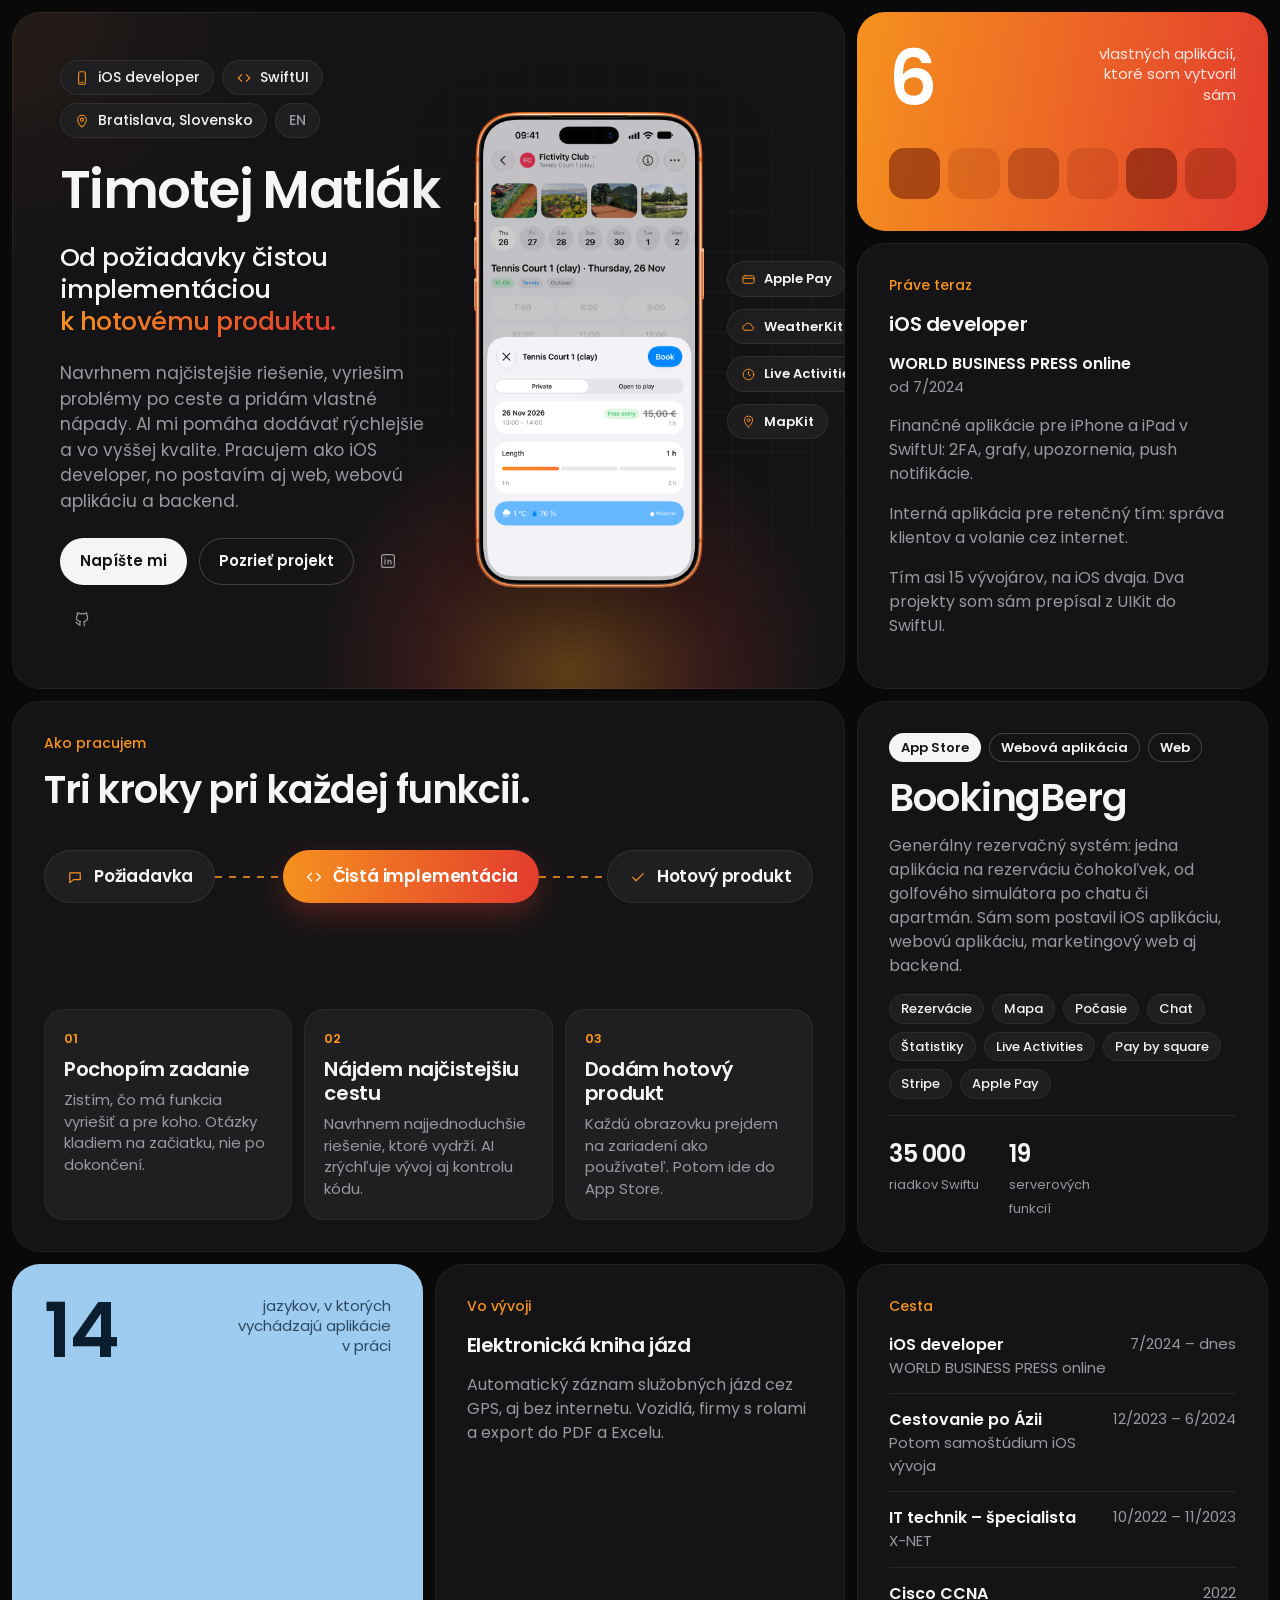
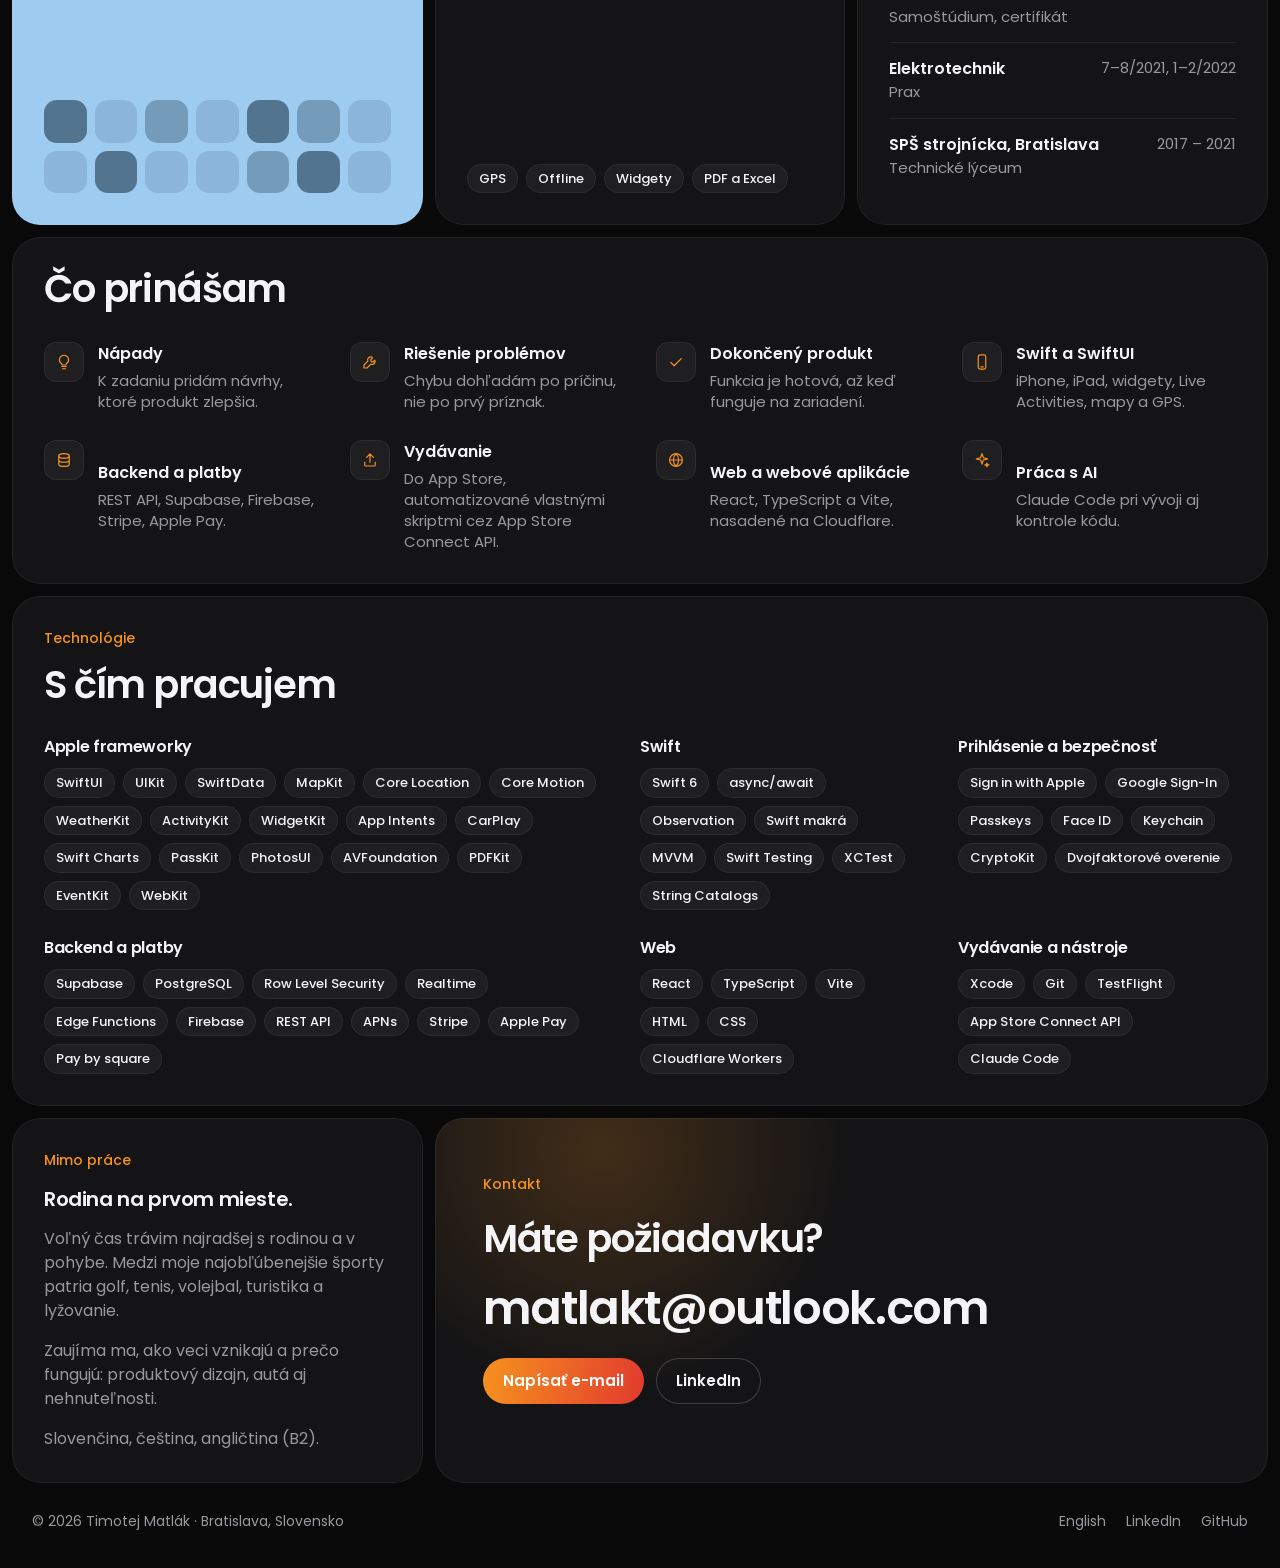
<file: index.html>
<!DOCTYPE html>
<html lang="sk" data-theme="dark">
<head>
  <meta charset="UTF-8">
  <meta name="viewport" content="width=device-width, initial-scale=1.0">
  <script>document.documentElement.classList.add("js")</script>
  <title>Timotej Matlák | iOS developer</title>
  <meta name="description" content="iOS developer zo Slovenska, ktorý postaví aj web, webovú aplikáciu a backend. Od požiadavky čistou implementáciou k hotovému produktu: finančné aplikácie, vlastný rezervačný systém a ďalšie projekty.">
  <meta name="theme-color" content="#09090a">
  <meta name="color-scheme" content="dark">
  <link rel="alternate" hreflang="sk" href="https://tim-engineer.github.io/">
  <link rel="alternate" hreflang="en" href="https://tim-engineer.github.io/en/">
  <link rel="stylesheet" href="style.css?v=22">
</head>
<body>
<main class="bento">

  <section class="tile hero c8 r2">
    <div class="hero-text">
      <div class="roles rise">
        <span><svg class="i" viewBox="0 0 24 24" aria-hidden="true"><rect x="7" y="2.5" width="10" height="19" rx="2.5"/><path d="M10.5 18.5h3"/></svg>iOS developer</span>
        <span><svg class="i" viewBox="0 0 24 24" aria-hidden="true"><path d="M8.5 7 3.5 12l5 5M15.5 7l5 5-5 5"/></svg>SwiftUI</span>
        <span><svg class="i" viewBox="0 0 24 24" aria-hidden="true"><path d="M12 21s6.5-5.600 6.500-11a6.500 6.500 0 0 0-13 0c0 5.400 6.500 11 6.500 11Z"/><circle cx="12" cy="10" r="2.300"/></svg>Bratislava, Slovensko</span>
        <a href="en/" lang="en" hreflang="en" aria-label="English">EN</a>
      </div>
      <h1 class="rise" style="--i:1">Timotej Matlák</h1>
      <p class="motto rise" style="--i:2">Od požiadavky čistou implementáciou <span class="warm">k hotovému produktu.</span></p>
      <p class="lead rise" style="--i:3">Navrhnem najčistejšie riešenie, vyriešim problémy po ceste a pridám vlastné nápady. AI mi pomáha dodávať rýchlejšie a vo vyššej kvalite. Pracujem ako iOS developer, no postavím aj web, webovú aplikáciu a backend.</p>
      <div class="actions rise" style="--i:4">
        <a class="btn" href="#kontakt">Napíšte mi</a>
        <a class="btn btn-line" href="#projekt">Pozrieť projekt</a>
        <a class="icon-link" href="https://www.linkedin.com/in/matlák/" aria-label="LinkedIn"><svg class="i" viewBox="0 0 24 24" aria-hidden="true"><rect x="3.500" y="3.500" width="17" height="17" rx="3"/><path d="M8 10.500V16M8 7.800v.1M12 16v-3a2 2 0 0 1 4 0v3M12 10.500V16"/></svg></a>
        <a class="icon-link" href="https://github.com/Tim-engineer" aria-label="GitHub"><svg class="i" viewBox="0 0 24 24" aria-hidden="true"><path d="M9.500 19c-4 1.200-4-2-5.500-2.500M15 21v-3.200a2.800 2.800 0 0 0-.8-2.200c2.700-.3 5.300-1.300 5.300-5.600a4.300 4.300 0 0 0-1.200-3 4 4 0 0 0-.1-3s-1-.3-3.200 1.200a11 11 0 0 0-5.800 0C7 3.700 6 4 6 4a4 4 0 0 0-.1 3 4.300 4.300 0 0 0-1.200 3c0 4.300 2.600 5.300 5.300 5.600a2.800 2.800 0 0 0-.8 2.200V21"/></svg></a>
      </div>
    </div>
    <div class="stage rise" style="--i:3" aria-hidden="true">
      <div class="phone"><img class="shot" src="img/phone-1.png" alt=""><img class="shot swap" src="img/phone-2.png" alt=""></div>
      <div class="chips">
      <span class="chip chip-1"><svg class="i" viewBox="0 0 24 24"><rect x="3" y="6" width="18" height="12" rx="2.500"/><path d="M3 10h18"/></svg>Apple Pay</span>
      <span class="chip chip-2"><svg class="i" viewBox="0 0 24 24"><path d="M7 18a4 4 0 0 1-.5-8 5.500 5.500 0 0 1 10.600 1.200A3.500 3.500 0 0 1 17 18H7Z"/></svg>WeatherKit</span>
      <span class="chip chip-3"><svg class="i" viewBox="0 0 24 24"><circle cx="12" cy="12" r="8.500"/><path d="M12 7.500V12l3 2"/></svg>Live Activities</span>
      <span class="chip chip-4"><svg class="i" viewBox="0 0 24 24"><path d="M12 21s6.500-5.600 6.500-11a6.500 6.500 0 0 0-13 0c0 5.400 6.500 11 6.500 11Z"/><circle cx="12" cy="10" r="2.300"/></svg>MapKit</span>
      </div>
    </div>
  </section>

  <section class="tile tile-warm c4 reveal">
    <div class="stat-head"><span class="big">6</span><p>vlastných aplikácií, ktoré som vytvoril sám</p></div>
    <div class="apps" aria-hidden="true"><span style="--n:0"></span><span style="--n:1"></span><span style="--n:2"></span><span style="--n:3"></span><span style="--n:4"></span><span style="--n:5"></span></div>
  </section>

  <section class="tile c4 reveal" style="--i:1">
    <span class="label">Práve teraz</span>
    <h3>iOS developer</h3>
    <p class="org">WORLD BUSINESS PRESS online<small>od 7/2024</small></p>
    <p>Finančné aplikácie pre iPhone a iPad v SwiftUI: 2FA, grafy, upozornenia, push notifikácie.</p>
    <p>Interná aplikácia pre retenčný tím: správa klientov a volanie cez internet.</p>
    <p>Tím asi 15 vývojárov, na iOS dvaja. Dva projekty som sám prepísal z UIKit do SwiftUI.</p>
  </section>

  <section class="tile c8 r2 reveal">
    <span class="label">Ako pracujem</span>
    <h2>Tri kroky pri každej funkcii.</h2>
    <div class="flow" aria-hidden="true">
      <span class="node"><svg class="i" viewBox="0 0 24 24"><path d="M5 6.500h14v9H10l-5 4v-13Z"/></svg>Požiadavka</span>
      <span class="wire"></span>
      <span class="node node-main"><svg class="i" viewBox="0 0 24 24"><path d="M8.500 7 3.500 12l5 5M15.500 7l5 5-5 5"/></svg>Čistá implementácia</span>
      <span class="wire"></span>
      <span class="node"><svg class="i" viewBox="0 0 24 24"><path d="m5 12.500 4.500 4.500L19 7.500"/></svg>Hotový produkt</span>
    </div>
    <div class="steps">
      <div class="step"><small>01</small><h3>Pochopím zadanie</h3><p>Zistím, čo má funkcia vyriešiť a pre koho. Otázky kladiem na začiatku, nie po dokončení.</p></div>
      <div class="step"><small>02</small><h3>Nájdem najčistejšiu cestu</h3><p>Navrhnem najjednoduchšie riešenie, ktoré vydrží. AI zrýchľuje vývoj aj kontrolu kódu.</p></div>
      <div class="step"><small>03</small><h3>Dodám hotový produkt</h3><p>Každú obrazovku prejdem na zariadení ako používateľ. Potom ide do App Store.</p></div>
    </div>
  </section>

  <section class="tile c4 r2 reveal" id="projekt" style="--i:1">
    <div class="badges"><a class="badge" href="https://apps.apple.com/sk/app/bookingberg/id6788279642" target="_blank" rel="noopener">App Store</a><a class="badge badge-line" href="https://app.bookingberg.com" target="_blank" rel="noopener">Webová aplikácia</a><a class="badge badge-line" href="https://bookingberg.com" target="_blank" rel="noopener">Web</a></div>
    <h2>BookingBerg</h2>
    <p>Generálny rezervačný systém: jedna aplikácia na rezerváciu čohokoľvek, od golfového simulátora po chatu či apartmán. Sám som postavil iOS aplikáciu, webovú aplikáciu, marketingový web aj backend.</p>
    <div class="tags"><span>Rezervácie</span><span>Mapa</span><span>Počasie</span><span>Chat</span><span>Štatistiky</span><span>Live Activities</span><span>Pay by square</span><span>Stripe</span><span>Apple Pay</span></div>
    <div class="nums">
      <div><b>35 000</b><span>riadkov Swiftu</span></div>
      <div><b>19</b><span>serverových funkcií</span></div>
    </div>
  </section>

  <section class="tile tile-sky c4 reveal">
    <div class="stat-head"><span class="big">14</span><p>jazykov, v ktorých vychádzajú aplikácie v práci</p></div>
    <div class="langs" aria-hidden="true">
      <span style="--n:0"></span><span style="--n:1"></span><span style="--n:2"></span><span style="--n:3"></span><span style="--n:4"></span><span style="--n:5"></span><span style="--n:6"></span>
      <span style="--n:7"></span><span style="--n:8"></span><span style="--n:9"></span><span style="--n:10"></span><span style="--n:11"></span><span style="--n:12"></span><span style="--n:13"></span>
    </div>
  </section>

  <section class="tile c4 reveal" style="--i:1">
    <span class="label">Vo vývoji</span>
    <h3>Elektronická kniha jázd</h3>
    <p>Automatický záznam služobných jázd cez GPS, aj bez internetu. Vozidlá, firmy s rolami a export do PDF a Excelu.</p>
    <div class="tags push"><span>GPS</span><span>Offline</span><span>Widgety</span><span>PDF a Excel</span></div>
  </section>

  <section class="tile c4 reveal" style="--i:2">
    <span class="label">Cesta</span>
    <ul class="rows">
      <li><div><b>iOS developer</b><small>WORLD BUSINESS PRESS online</small></div><span>7/2024 – dnes</span></li>
      <li><div><b>Cestovanie po Ázii</b><small>Potom samoštúdium iOS vývoja</small></div><span>12/2023 – 6/2024</span></li>
      <li><div><b>IT technik – špecialista</b><small>X-NET</small></div><span>10/2022 – 11/2023</span></li>
      <li><div><b>Cisco CCNA</b><small>Samoštúdium, certifikát</small></div><span>2022</span></li>
      <li><div><b>Elektrotechnik</b><small>Prax</small></div><span>7–8/2021, 1–2/2022</span></li>
      <li><div><b>SPŠ strojnícka, Bratislava</b><small>Technické lýceum</small></div><span>2017 – 2021</span></li>
    </ul>
  </section>

  <section class="tile c12 reveal">
    <h2>Čo prinášam</h2>
    <ul class="skills">
      <li><span class="ico"><svg class="i" viewBox="0 0 24 24" aria-hidden="true"><path d="M9 18h6M10 21h4M12 3a6 6 0 0 0-3.500 10.900c.6.500 1 1.200 1 2.100h5c0-.9.400-1.600 1-2.100A6 6 0 0 0 12 3Z"/></svg></span><b>Nápady</b><span>K zadaniu pridám návrhy, ktoré produkt zlepšia.</span></li>
      <li><span class="ico"><svg class="i" viewBox="0 0 24 24" aria-hidden="true"><path d="M14.500 5.500a4 4 0 0 0-5.300 5.300L4 16v4h4l5.200-5.200a4 4 0 0 0 5.300-5.300L16 12l-2.500-.5L13 9l2.500-2.500"/></svg></span><b>Riešenie problémov</b><span>Chybu dohľadám po príčinu, nie po prvý príznak.</span></li>
      <li><span class="ico"><svg class="i" viewBox="0 0 24 24" aria-hidden="true"><path d="m5 12.500 4.500 4.500L19 7.500"/></svg></span><b>Dokončený produkt</b><span>Funkcia je hotová, až keď funguje na zariadení.</span></li>
      <li><span class="ico"><svg class="i" viewBox="0 0 24 24" aria-hidden="true"><rect x="7" y="2.500" width="10" height="19" rx="2.500"/><path d="M10.500 18.500h3"/></svg></span><b>Swift a SwiftUI</b><span>iPhone, iPad, widgety, Live Activities, mapy a GPS.</span></li>
      <li><span class="ico"><svg class="i" viewBox="0 0 24 24" aria-hidden="true"><ellipse cx="12" cy="6.500" rx="7" ry="3"/><path d="M5 6.500v11c0 1.700 3.100 3 7 3s7-1.300 7-3v-11M5 12c0 1.700 3.100 3 7 3s7-1.300 7-3"/></svg></span><b>Backend a platby</b><span>REST API, Supabase, Firebase, Stripe, Apple Pay.</span></li>
      <li><span class="ico"><svg class="i" viewBox="0 0 24 24" aria-hidden="true"><path d="M12 15V4M7.500 8.500 12 4l4.500 4.500M5 15v3.500A1.500 1.500 0 0 0 6.500 20h11a1.500 1.500 0 0 0 1.500-1.500V15"/></svg></span><b>Vydávanie</b><span>Do App Store, automatizované vlastnými skriptmi cez App Store Connect API.</span></li>
      <li><span class="ico"><svg class="i" viewBox="0 0 24 24" aria-hidden="true"><circle cx="12" cy="12" r="8.500"/><path d="M3.500 12h17M12 3.500c2.500 2.500 3.500 5.300 3.500 8.500s-1 6-3.500 8.500c-2.500-2.500-3.500-5.300-3.500-8.500s1-6 3.500-8.500Z"/></svg></span><b>Web a webové aplikácie</b><span>React, TypeScript a Vite, nasadené na Cloudflare.</span></li>
      <li><span class="ico"><svg class="i" viewBox="0 0 24 24" aria-hidden="true"><path d="M12 3.500 13.800 9l5.700 1.500-5.700 1.500L12 17.500 10.200 12 4.500 10.500 10.200 9 12 3.500ZM18.500 16l.7 2 2 .5-2 .5-.7 2-.7-2-2-.5 2-.5.700-2Z"/></svg></span><b>Práca s AI</b><span>Claude Code pri vývoji aj kontrole kódu.</span></li>
    </ul>
  </section>

  <section class="tile c12 reveal">
    <span class="label">Technológie</span>
    <h2>S čím pracujem</h2>
    <div class="tech">
      <div><h3>Apple frameworky</h3><div class="tags"><span>SwiftUI</span><span>UIKit</span><span>SwiftData</span><span>MapKit</span><span>Core Location</span><span>Core Motion</span><span>WeatherKit</span><span>ActivityKit</span><span>WidgetKit</span><span>App Intents</span><span>CarPlay</span><span>Swift Charts</span><span>PassKit</span><span>PhotosUI</span><span>AVFoundation</span><span>PDFKit</span><span>EventKit</span><span>WebKit</span></div></div>
      <div><h3>Swift</h3><div class="tags"><span>Swift 6</span><span>async/await</span><span>Observation</span><span>Swift makrá</span><span>MVVM</span><span>Swift Testing</span><span>XCTest</span><span>String Catalogs</span></div></div>
      <div><h3>Prihlásenie a bezpečnosť</h3><div class="tags"><span>Sign in with Apple</span><span>Google Sign-In</span><span>Passkeys</span><span>Face ID</span><span>Keychain</span><span>CryptoKit</span><span>Dvojfaktorové overenie</span></div></div>
      <div><h3>Backend a platby</h3><div class="tags"><span>Supabase</span><span>PostgreSQL</span><span>Row Level Security</span><span>Realtime</span><span>Edge Functions</span><span>Firebase</span><span>REST API</span><span>APNs</span><span>Stripe</span><span>Apple Pay</span><span>Pay by square</span></div></div>
      <div><h3>Web</h3><div class="tags"><span>React</span><span>TypeScript</span><span>Vite</span><span>HTML</span><span>CSS</span><span>Cloudflare Workers</span></div></div>
      <div><h3>Vydávanie a nástroje</h3><div class="tags"><span>Xcode</span><span>Git</span><span>TestFlight</span><span>App Store Connect API</span><span>Claude Code</span></div></div>
    </div>
  </section>

  <section class="tile c4 reveal">
    <span class="label">Mimo práce</span>
    <h3>Rodina na prvom mieste.</h3>
    <p>Voľný čas trávim najradšej s rodinou a v pohybe. Medzi moje najobľúbenejšie športy patria golf, tenis, volejbal, turistika a lyžovanie.</p>
    <p>Zaujíma ma, ako veci vznikajú a prečo fungujú: produktový dizajn, autá aj nehnuteľnosti.</p>
    <p class="push">Slovenčina, čeština, angličtina (B2).</p>
  </section>

  <section class="tile contact c8 reveal" id="kontakt" style="--i:1">
    <span class="label">Kontakt</span>
    <h2>Máte požiadavku?</h2>
    <a class="mail" href="mailto:matlakt@outlook.com">matlakt@outlook.com</a>
    <div class="actions">
      <a class="btn btn-warm" href="mailto:matlakt@outlook.com">Napísať e-mail</a>
      <a class="btn btn-line" href="https://www.linkedin.com/in/matlák/">LinkedIn</a>
    </div>
  </section>

  <footer class="foot">
    <span>© 2026 Timotej Matlák · Bratislava, Slovensko</span>
    <nav><a href="en/" lang="en" hreflang="en">English</a><a href="https://www.linkedin.com/in/matlák/">LinkedIn</a><a href="https://github.com/Tim-engineer">GitHub</a></nav>
  </footer>
</main>
<script>
(function () {
  var items = document.querySelectorAll(".reveal");
  if (!("IntersectionObserver" in window)) { items.forEach(function (el) { el.classList.add("is-in"); }); return; }
  var io = new IntersectionObserver(function (entries) {
    entries.forEach(function (en) { if (en.isIntersecting) { en.target.classList.add("is-in"); io.unobserve(en.target); } });
  }, { rootMargin: "0px 0px -5% 0px" });
  items.forEach(function (el) { io.observe(el); });
})();
</script>
<script>
(function () {
  // Warm glow that follows the pointer across the tiles.
  if (!window.matchMedia("(hover: hover) and (pointer: fine)").matches) return;
  var tiles = document.querySelectorAll(".tile"), x = 0, y = 0, queued = false;
  function paint() {
    queued = false;
    tiles.forEach(function (t) {
      var r = t.getBoundingClientRect();
      t.style.setProperty("--mx", (x - r.left) + "px");
      t.style.setProperty("--my", (y - r.top) + "px");
    });
  }
  function ask() { if (!queued) { queued = true; requestAnimationFrame(paint); } }
  window.addEventListener("pointermove", function (e) { x = e.clientX; y = e.clientY; ask(); }, { passive: true });
  window.addEventListener("scroll", ask, { passive: true });
  document.documentElement.addEventListener("pointerleave", function () { x = y = -9999; ask(); });
})();
</script>
</body>
</html>
</file>
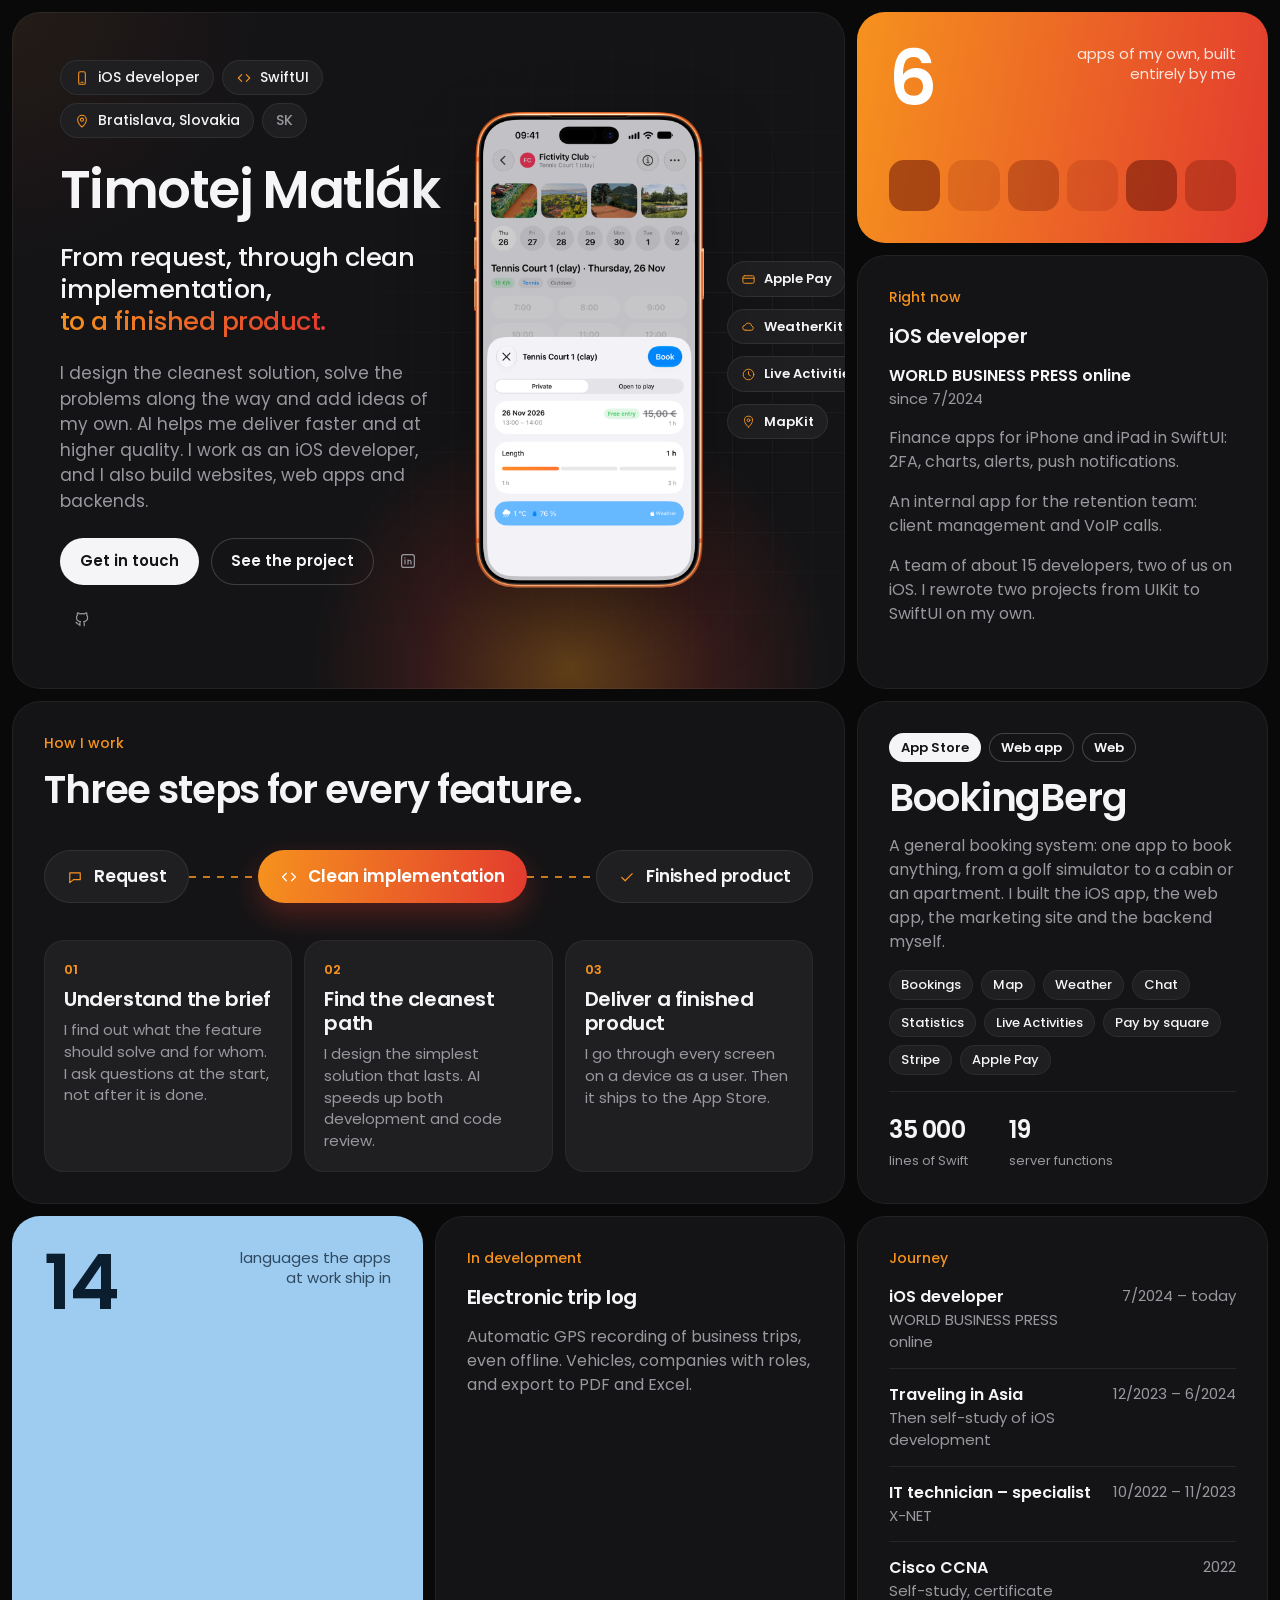
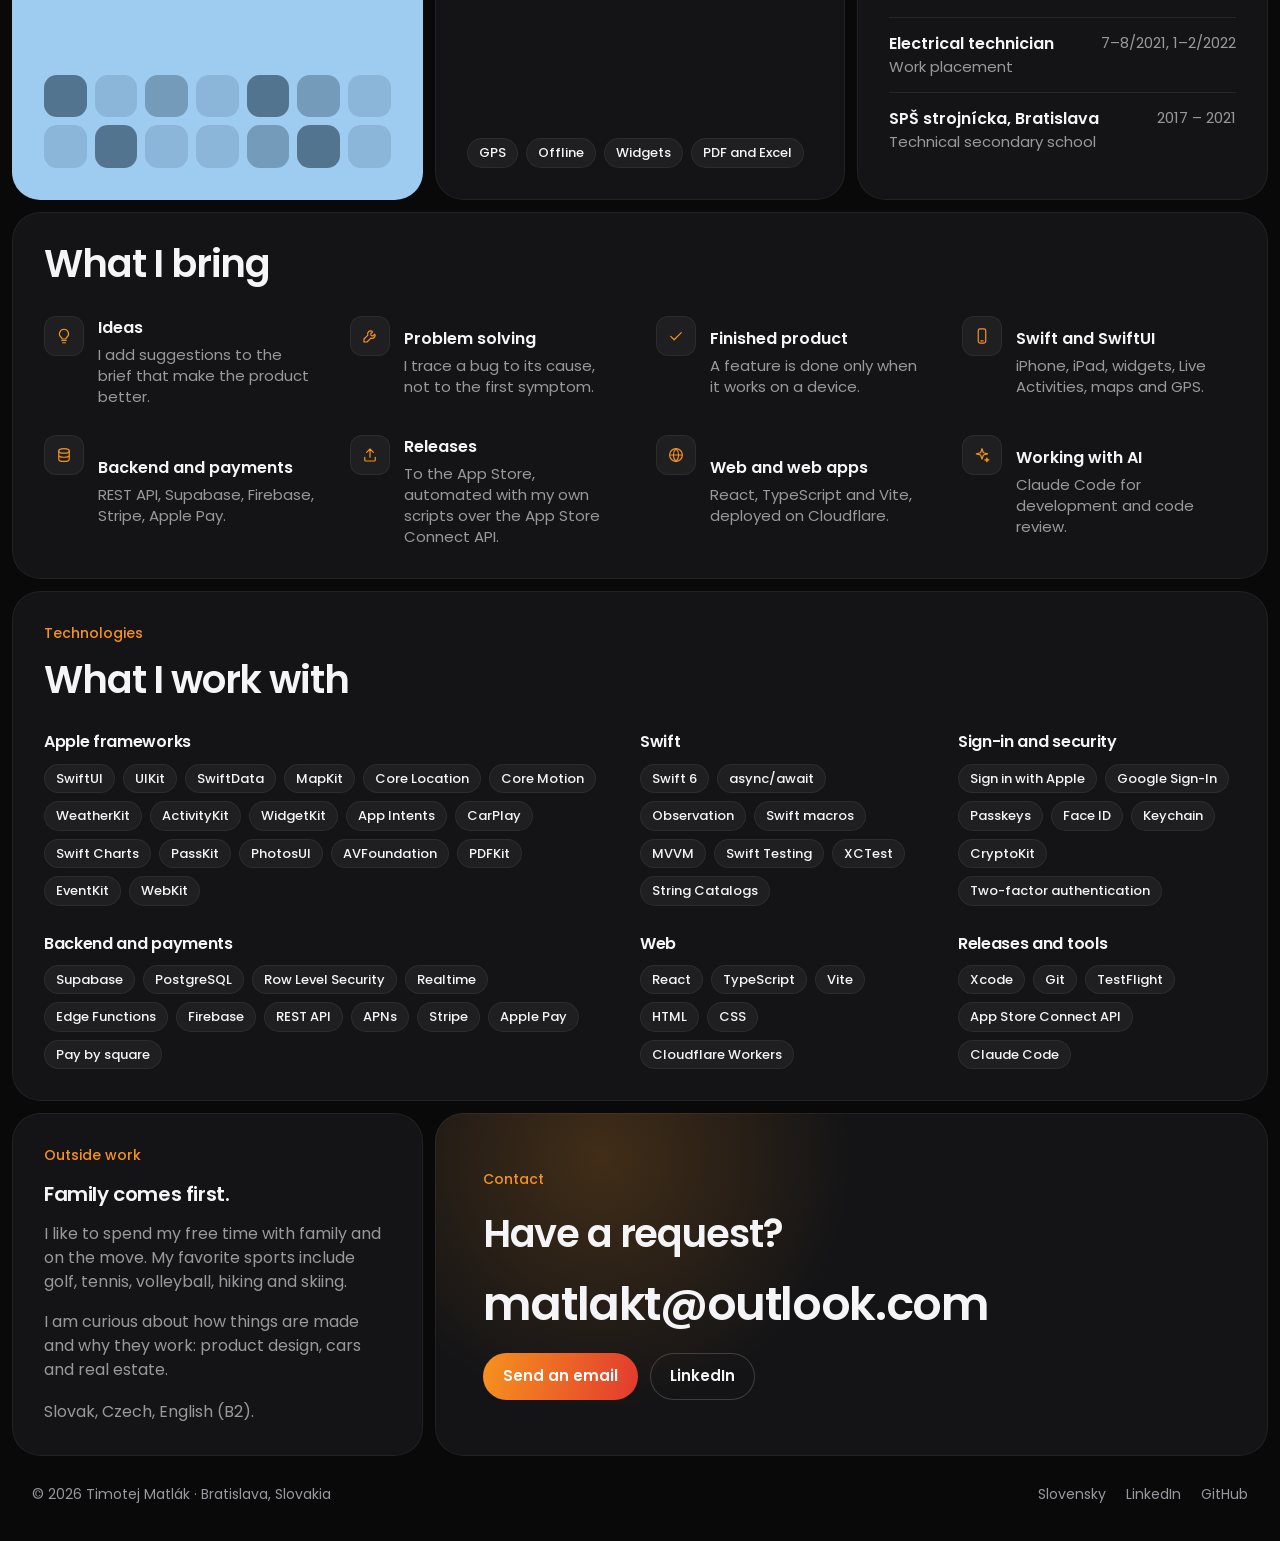
<file: en/index.html>
<!DOCTYPE html>
<html lang="en" data-theme="dark">
<head>
  <meta charset="UTF-8">
  <meta name="viewport" content="width=device-width, initial-scale=1.0">
  <script>document.documentElement.classList.add("js")</script>
  <title>Timotej Matlák | iOS developer</title>
  <meta name="description" content="iOS developer from Slovakia who also builds websites, web apps and backends. From a request, through a clean implementation, to a finished product: finance apps, my own booking system and more projects.">
  <meta name="theme-color" content="#09090a">
  <meta name="color-scheme" content="dark">
  <link rel="alternate" hreflang="sk" href="https://tim-engineer.github.io/">
  <link rel="alternate" hreflang="en" href="https://tim-engineer.github.io/en/">
  <link rel="stylesheet" href="../style.css?v=22">
</head>
<body>
<main class="bento">

  <section class="tile hero c8 r2">
    <div class="hero-text">
      <div class="roles rise">
        <span><svg class="i" viewBox="0 0 24 24" aria-hidden="true"><rect x="7" y="2.5" width="10" height="19" rx="2.5"/><path d="M10.5 18.5h3"/></svg>iOS developer</span>
        <span><svg class="i" viewBox="0 0 24 24" aria-hidden="true"><path d="M8.5 7 3.5 12l5 5M15.5 7l5 5-5 5"/></svg>SwiftUI</span>
        <span><svg class="i" viewBox="0 0 24 24" aria-hidden="true"><path d="M12 21s6.5-5.600 6.500-11a6.500 6.500 0 0 0-13 0c0 5.400 6.500 11 6.500 11Z"/><circle cx="12" cy="10" r="2.300"/></svg>Bratislava, Slovakia</span>
        <a href="../" lang="sk" hreflang="sk" aria-label="Slovensky">SK</a>
      </div>
      <h1 class="rise" style="--i:1">Timotej Matlák</h1>
      <p class="motto rise" style="--i:2">From request, through clean implementation, <span class="warm">to a finished product.</span></p>
      <p class="lead rise" style="--i:3">I design the cleanest solution, solve the problems along the way and add ideas of my own. AI helps me deliver faster and at higher quality. I work as an iOS developer, and I also build websites, web apps and backends.</p>
      <div class="actions rise" style="--i:4">
        <a class="btn" href="#kontakt">Get in touch</a>
        <a class="btn btn-line" href="#projekt">See the project</a>
        <a class="icon-link" href="https://www.linkedin.com/in/matlák/" aria-label="LinkedIn"><svg class="i" viewBox="0 0 24 24" aria-hidden="true"><rect x="3.500" y="3.500" width="17" height="17" rx="3"/><path d="M8 10.500V16M8 7.800v.1M12 16v-3a2 2 0 0 1 4 0v3M12 10.500V16"/></svg></a>
        <a class="icon-link" href="https://github.com/Tim-engineer" aria-label="GitHub"><svg class="i" viewBox="0 0 24 24" aria-hidden="true"><path d="M9.500 19c-4 1.200-4-2-5.500-2.500M15 21v-3.200a2.800 2.800 0 0 0-.8-2.200c2.700-.3 5.300-1.300 5.300-5.600a4.300 4.300 0 0 0-1.200-3 4 4 0 0 0-.1-3s-1-.3-3.200 1.200a11 11 0 0 0-5.800 0C7 3.700 6 4 6 4a4 4 0 0 0-.1 3 4.300 4.300 0 0 0-1.200 3c0 4.300 2.600 5.300 5.300 5.600a2.800 2.800 0 0 0-.8 2.200V21"/></svg></a>
      </div>
    </div>
    <div class="stage rise" style="--i:3" aria-hidden="true">
      <div class="phone"><img class="shot" src="../img/phone-1.png" alt=""><img class="shot swap" src="../img/phone-2.png" alt=""></div>
      <div class="chips">
      <span class="chip chip-1"><svg class="i" viewBox="0 0 24 24"><rect x="3" y="6" width="18" height="12" rx="2.500"/><path d="M3 10h18"/></svg>Apple Pay</span>
      <span class="chip chip-2"><svg class="i" viewBox="0 0 24 24"><path d="M7 18a4 4 0 0 1-.5-8 5.500 5.500 0 0 1 10.600 1.200A3.500 3.500 0 0 1 17 18H7Z"/></svg>WeatherKit</span>
      <span class="chip chip-3"><svg class="i" viewBox="0 0 24 24"><circle cx="12" cy="12" r="8.500"/><path d="M12 7.500V12l3 2"/></svg>Live Activities</span>
      <span class="chip chip-4"><svg class="i" viewBox="0 0 24 24"><path d="M12 21s6.500-5.600 6.500-11a6.500 6.500 0 0 0-13 0c0 5.400 6.500 11 6.500 11Z"/><circle cx="12" cy="10" r="2.300"/></svg>MapKit</span>
      </div>
    </div>
  </section>

  <section class="tile tile-warm c4 reveal">
    <div class="stat-head"><span class="big">6</span><p>apps of my own, built entirely by me</p></div>
    <div class="apps" aria-hidden="true"><span style="--n:0"></span><span style="--n:1"></span><span style="--n:2"></span><span style="--n:3"></span><span style="--n:4"></span><span style="--n:5"></span></div>
  </section>

  <section class="tile c4 reveal" style="--i:1">
    <span class="label">Right now</span>
    <h3>iOS developer</h3>
    <p class="org">WORLD BUSINESS PRESS online<small>since 7/2024</small></p>
    <p>Finance apps for iPhone and iPad in SwiftUI: 2FA, charts, alerts, push notifications.</p>
    <p>An internal app for the retention team: client management and VoIP calls.</p>
    <p>A team of about 15 developers, two of us on iOS. I rewrote two projects from UIKit to SwiftUI on my own.</p>
  </section>

  <section class="tile c8 r2 reveal">
    <span class="label">How I work</span>
    <h2>Three steps for every feature.</h2>
    <div class="flow" aria-hidden="true">
      <span class="node"><svg class="i" viewBox="0 0 24 24"><path d="M5 6.500h14v9H10l-5 4v-13Z"/></svg>Request</span>
      <span class="wire"></span>
      <span class="node node-main"><svg class="i" viewBox="0 0 24 24"><path d="M8.500 7 3.500 12l5 5M15.500 7l5 5-5 5"/></svg>Clean implementation</span>
      <span class="wire"></span>
      <span class="node"><svg class="i" viewBox="0 0 24 24"><path d="m5 12.500 4.500 4.500L19 7.500"/></svg>Finished product</span>
    </div>
    <div class="steps">
      <div class="step"><small>01</small><h3>Understand the brief</h3><p>I find out what the feature should solve and for whom. I ask questions at the start, not after it is done.</p></div>
      <div class="step"><small>02</small><h3>Find the cleanest path</h3><p>I design the simplest solution that lasts. AI speeds up both development and code review.</p></div>
      <div class="step"><small>03</small><h3>Deliver a finished product</h3><p>I go through every screen on a device as a user. Then it ships to the App Store.</p></div>
    </div>
  </section>

  <section class="tile c4 r2 reveal" id="projekt" style="--i:1">
    <div class="badges"><a class="badge" href="https://apps.apple.com/sk/app/bookingberg/id6788279642" target="_blank" rel="noopener">App Store</a><a class="badge badge-line" href="https://app.bookingberg.com" target="_blank" rel="noopener">Web app</a><a class="badge badge-line" href="https://bookingberg.com" target="_blank" rel="noopener">Web</a></div>
    <h2>BookingBerg</h2>
    <p>A general booking system: one app to book anything, from a golf simulator to a cabin or an apartment. I built the iOS app, the web app, the marketing site and the backend myself.</p>
    <div class="tags"><span>Bookings</span><span>Map</span><span>Weather</span><span>Chat</span><span>Statistics</span><span>Live Activities</span><span>Pay by square</span><span>Stripe</span><span>Apple Pay</span></div>
    <div class="nums">
      <div><b>35 000</b><span>lines of Swift</span></div>
      <div><b>19</b><span>server functions</span></div>
    </div>
  </section>

  <section class="tile tile-sky c4 reveal">
    <div class="stat-head"><span class="big">14</span><p>languages the apps at work ship in</p></div>
    <div class="langs" aria-hidden="true">
      <span style="--n:0"></span><span style="--n:1"></span><span style="--n:2"></span><span style="--n:3"></span><span style="--n:4"></span><span style="--n:5"></span><span style="--n:6"></span>
      <span style="--n:7"></span><span style="--n:8"></span><span style="--n:9"></span><span style="--n:10"></span><span style="--n:11"></span><span style="--n:12"></span><span style="--n:13"></span>
    </div>
  </section>

  <section class="tile c4 reveal" style="--i:1">
    <span class="label">In development</span>
    <h3>Electronic trip log</h3>
    <p>Automatic GPS recording of business trips, even offline. Vehicles, companies with roles, and export to PDF and Excel.</p>
    <div class="tags push"><span>GPS</span><span>Offline</span><span>Widgets</span><span>PDF and Excel</span></div>
  </section>

  <section class="tile c4 reveal" style="--i:2">
    <span class="label">Journey</span>
    <ul class="rows">
      <li><div><b>iOS developer</b><small>WORLD BUSINESS PRESS online</small></div><span>7/2024 – today</span></li>
      <li><div><b>Traveling in Asia</b><small>Then self-study of iOS development</small></div><span>12/2023 – 6/2024</span></li>
      <li><div><b>IT technician – specialist</b><small>X-NET</small></div><span>10/2022 – 11/2023</span></li>
      <li><div><b>Cisco CCNA</b><small>Self-study, certificate</small></div><span>2022</span></li>
      <li><div><b>Electrical technician</b><small>Work placement</small></div><span>7–8/2021, 1–2/2022</span></li>
      <li><div><b>SPŠ strojnícka, Bratislava</b><small>Technical secondary school</small></div><span>2017 – 2021</span></li>
    </ul>
  </section>

  <section class="tile c12 reveal">
    <h2>What I bring</h2>
    <ul class="skills">
      <li><span class="ico"><svg class="i" viewBox="0 0 24 24" aria-hidden="true"><path d="M9 18h6M10 21h4M12 3a6 6 0 0 0-3.500 10.900c.6.500 1 1.200 1 2.100h5c0-.9.400-1.600 1-2.100A6 6 0 0 0 12 3Z"/></svg></span><b>Ideas</b><span>I add suggestions to the brief that make the product better.</span></li>
      <li><span class="ico"><svg class="i" viewBox="0 0 24 24" aria-hidden="true"><path d="M14.500 5.500a4 4 0 0 0-5.300 5.300L4 16v4h4l5.200-5.200a4 4 0 0 0 5.300-5.300L16 12l-2.500-.5L13 9l2.500-2.500"/></svg></span><b>Problem solving</b><span>I trace a bug to its cause, not to the first symptom.</span></li>
      <li><span class="ico"><svg class="i" viewBox="0 0 24 24" aria-hidden="true"><path d="m5 12.500 4.500 4.500L19 7.500"/></svg></span><b>Finished product</b><span>A feature is done only when it works on a device.</span></li>
      <li><span class="ico"><svg class="i" viewBox="0 0 24 24" aria-hidden="true"><rect x="7" y="2.500" width="10" height="19" rx="2.500"/><path d="M10.500 18.500h3"/></svg></span><b>Swift and SwiftUI</b><span>iPhone, iPad, widgets, Live Activities, maps and GPS.</span></li>
      <li><span class="ico"><svg class="i" viewBox="0 0 24 24" aria-hidden="true"><ellipse cx="12" cy="6.500" rx="7" ry="3"/><path d="M5 6.500v11c0 1.700 3.100 3 7 3s7-1.300 7-3v-11M5 12c0 1.700 3.100 3 7 3s7-1.300 7-3"/></svg></span><b>Backend and payments</b><span>REST API, Supabase, Firebase, Stripe, Apple Pay.</span></li>
      <li><span class="ico"><svg class="i" viewBox="0 0 24 24" aria-hidden="true"><path d="M12 15V4M7.500 8.500 12 4l4.500 4.500M5 15v3.500A1.500 1.500 0 0 0 6.500 20h11a1.500 1.500 0 0 0 1.500-1.500V15"/></svg></span><b>Releases</b><span>To the App Store, automated with my own scripts over the App Store Connect API.</span></li>
      <li><span class="ico"><svg class="i" viewBox="0 0 24 24" aria-hidden="true"><circle cx="12" cy="12" r="8.500"/><path d="M3.500 12h17M12 3.500c2.500 2.500 3.500 5.300 3.500 8.500s-1 6-3.500 8.500c-2.500-2.500-3.500-5.300-3.500-8.500s1-6 3.500-8.500Z"/></svg></span><b>Web and web apps</b><span>React, TypeScript and Vite, deployed on Cloudflare.</span></li>
      <li><span class="ico"><svg class="i" viewBox="0 0 24 24" aria-hidden="true"><path d="M12 3.500 13.800 9l5.700 1.500-5.700 1.500L12 17.500 10.200 12 4.500 10.500 10.200 9 12 3.500ZM18.500 16l.7 2 2 .5-2 .5-.7 2-.7-2-2-.5 2-.5.700-2Z"/></svg></span><b>Working with AI</b><span>Claude Code for development and code review.</span></li>
    </ul>
  </section>

  <section class="tile c12 reveal">
    <span class="label">Technologies</span>
    <h2>What I work with</h2>
    <div class="tech">
      <div><h3>Apple frameworks</h3><div class="tags"><span>SwiftUI</span><span>UIKit</span><span>SwiftData</span><span>MapKit</span><span>Core Location</span><span>Core Motion</span><span>WeatherKit</span><span>ActivityKit</span><span>WidgetKit</span><span>App Intents</span><span>CarPlay</span><span>Swift Charts</span><span>PassKit</span><span>PhotosUI</span><span>AVFoundation</span><span>PDFKit</span><span>EventKit</span><span>WebKit</span></div></div>
      <div><h3>Swift</h3><div class="tags"><span>Swift 6</span><span>async/await</span><span>Observation</span><span>Swift macros</span><span>MVVM</span><span>Swift Testing</span><span>XCTest</span><span>String Catalogs</span></div></div>
      <div><h3>Sign-in and security</h3><div class="tags"><span>Sign in with Apple</span><span>Google Sign-In</span><span>Passkeys</span><span>Face ID</span><span>Keychain</span><span>CryptoKit</span><span>Two-factor authentication</span></div></div>
      <div><h3>Backend and payments</h3><div class="tags"><span>Supabase</span><span>PostgreSQL</span><span>Row Level Security</span><span>Realtime</span><span>Edge Functions</span><span>Firebase</span><span>REST API</span><span>APNs</span><span>Stripe</span><span>Apple Pay</span><span>Pay by square</span></div></div>
      <div><h3>Web</h3><div class="tags"><span>React</span><span>TypeScript</span><span>Vite</span><span>HTML</span><span>CSS</span><span>Cloudflare Workers</span></div></div>
      <div><h3>Releases and tools</h3><div class="tags"><span>Xcode</span><span>Git</span><span>TestFlight</span><span>App Store Connect API</span><span>Claude Code</span></div></div>
    </div>
  </section>

  <section class="tile c4 reveal">
    <span class="label">Outside work</span>
    <h3>Family comes first.</h3>
    <p>I like to spend my free time with family and on the move. My favorite sports include golf, tennis, volleyball, hiking and skiing.</p>
    <p>I am curious about how things are made and why they work: product design, cars and real estate.</p>
    <p class="push">Slovak, Czech, English (B2).</p>
  </section>

  <section class="tile contact c8 reveal" id="kontakt" style="--i:1">
    <span class="label">Contact</span>
    <h2>Have a request?</h2>
    <a class="mail" href="mailto:matlakt@outlook.com">matlakt@outlook.com</a>
    <div class="actions">
      <a class="btn btn-warm" href="mailto:matlakt@outlook.com">Send an email</a>
      <a class="btn btn-line" href="https://www.linkedin.com/in/matlák/">LinkedIn</a>
    </div>
  </section>

  <footer class="foot">
    <span>© 2026 Timotej Matlák · Bratislava, Slovakia</span>
    <nav><a href="../" lang="sk" hreflang="sk">Slovensky</a><a href="https://www.linkedin.com/in/matlák/">LinkedIn</a><a href="https://github.com/Tim-engineer">GitHub</a></nav>
  </footer>
</main>
<script>
(function () {
  var items = document.querySelectorAll(".reveal");
  if (!("IntersectionObserver" in window)) { items.forEach(function (el) { el.classList.add("is-in"); }); return; }
  var io = new IntersectionObserver(function (entries) {
    entries.forEach(function (en) { if (en.isIntersecting) { en.target.classList.add("is-in"); io.unobserve(en.target); } });
  }, { rootMargin: "0px 0px -5% 0px" });
  items.forEach(function (el) { io.observe(el); });
})();
</script>
<script>
(function () {
  // Warm glow that follows the pointer across the tiles.
  if (!window.matchMedia("(hover: hover) and (pointer: fine)").matches) return;
  var tiles = document.querySelectorAll(".tile"), x = 0, y = 0, queued = false;
  function paint() {
    queued = false;
    tiles.forEach(function (t) {
      var r = t.getBoundingClientRect();
      t.style.setProperty("--mx", (x - r.left) + "px");
      t.style.setProperty("--my", (y - r.top) + "px");
    });
  }
  function ask() { if (!queued) { queued = true; requestAnimationFrame(paint); } }
  window.addEventListener("pointermove", function (e) { x = e.clientX; y = e.clientY; ask(); }, { passive: true });
  window.addEventListener("scroll", ask, { passive: true });
  document.documentElement.addEventListener("pointerleave", function () { x = y = -9999; ask(); });
})();
</script>
</body>
</html>
</file>
<file: style.css>
/* Personal bento page. Tokens are RGB triplets so every surface can take an alpha. */
@font-face { font-family: "Poppins"; font-weight: 400; font-display: swap; src: url("fonts/poppins-400-latin-ext.woff2") format("woff2"); unicode-range: U+0100-02BA, U+1E00-1E9F, U+20A0-20C0; }
@font-face { font-family: "Poppins"; font-weight: 400; font-display: swap; src: url("fonts/poppins-400-latin.woff2") format("woff2"); unicode-range: U+0000-00FF, U+2000-206F, U+20AC; }
@font-face { font-family: "Poppins"; font-weight: 500; font-display: swap; src: url("fonts/poppins-500-latin-ext.woff2") format("woff2"); unicode-range: U+0100-02BA, U+1E00-1E9F, U+20A0-20C0; }
@font-face { font-family: "Poppins"; font-weight: 500; font-display: swap; src: url("fonts/poppins-500-latin.woff2") format("woff2"); unicode-range: U+0000-00FF, U+2000-206F, U+20AC; }
@font-face { font-family: "Poppins"; font-weight: 600; font-display: swap; src: url("fonts/poppins-600-latin-ext.woff2") format("woff2"); unicode-range: U+0100-02BA, U+1E00-1E9F, U+20A0-20C0; }
@font-face { font-family: "Poppins"; font-weight: 600; font-display: swap; src: url("fonts/poppins-600-latin.woff2") format("woff2"); unicode-range: U+0000-00FF, U+2000-206F, U+20AC; }

:root {
  color-scheme: light;
  --bg: 240 240 242;
  --surface: 255 255 255;
  --raised: 243 243 245;
  --ink: 26 26 26;
  --muted: 110 110 115;
  --line: 0 0 0;
  --sky: 222 238 252;
  --sky-ink: 18 52 82;
  --warm-a: #e23a2e;
  --warm-b: #f6921e;
  --warm: linear-gradient(100deg, var(--warm-b), var(--warm-a));
  --font: -apple-system, BlinkMacSystemFont, "Poppins", "Helvetica Neue", Helvetica, Arial, sans-serif;
  --ease: cubic-bezier(.16, 1, .3, 1);
}
@media (prefers-color-scheme: dark) {
  :root:not([data-theme="light"]) {
    color-scheme: dark;
    --bg: 9 9 10; --surface: 20 20 22; --raised: 31 31 34; --ink: 245 245 247; --muted: 152 152 158; --line: 255 255 255;
    --sky: 158 204 240; --sky-ink: 10 30 48;
  }
}
:root[data-theme="dark"] {
  color-scheme: dark;
  --bg: 9 9 10; --surface: 20 20 22; --raised: 31 31 34; --ink: 245 245 247; --muted: 152 152 158; --line: 255 255 255;
  --sky: 158 204 240; --sky-ink: 10 30 48;
}

* { margin: 0; padding: 0; box-sizing: border-box; }
body { font-family: var(--font); background: rgb(var(--bg)); color: rgb(var(--ink)); font-size: 16px; line-height: 1.5; -webkit-font-smoothing: antialiased; }
a { color: inherit; text-decoration: none; }
img { display: block; max-width: 100%; }
ul { list-style: none; }
:focus-visible { outline: 2px solid var(--warm-b); outline-offset: 3px; }
h1, h2, h3 { font-weight: 600; letter-spacing: -0.03em; line-height: 1.05; }
h1 { font-size: clamp(44px, 6vw, 84px); }
h2 { font-size: clamp(28px, 3vw, 40px); }
h3 { font-size: 20px; letter-spacing: -0.02em; line-height: 1.2; }
.warm { background: var(--warm); -webkit-background-clip: text; background-clip: text; -webkit-text-fill-color: transparent; color: var(--warm-a); }
.muted { color: rgb(var(--muted)); }
.i { width: 18px; height: 18px; flex: none; fill: none; stroke: currentColor; stroke-width: 1.6; stroke-linecap: round; stroke-linejoin: round; }

/* ---------- grid ---------- */
.bento { display: grid; grid-template-columns: repeat(12, 1fr); grid-auto-flow: row dense; gap: 12px; padding: 12px; max-width: 1560px; margin: 0 auto; }
.tile { position: relative; background: rgb(var(--surface)); border-radius: 28px; padding: 32px; overflow: hidden; box-shadow: inset 0 0 0 1px rgb(var(--line) / .06); display: flex; flex-direction: column; gap: 16px; min-width: 0; }
.c4 { grid-column: span 4; } .c8 { grid-column: span 8; } .c12 { grid-column: span 12; } .r2 { grid-row: span 2; }
.label { font-size: 14px; font-weight: 500; color: var(--warm-b); }
.tile p { color: rgb(var(--muted)); max-width: 54ch; }
.push { margin-top: auto; }

/* ---------- hero ---------- */
.hero { display: grid; grid-template-columns: 1fr auto; align-items: center; gap: 32px; padding: 48px; min-height: 560px; isolation: isolate; }
.hero::before { content: ""; position: absolute; inset: 0; z-index: -1; background-image: linear-gradient(rgb(var(--line) / .05) 1px, transparent 1px), linear-gradient(90deg, rgb(var(--line) / .05) 1px, transparent 1px); background-size: 40px 40px; -webkit-mask-image: radial-gradient(ellipse 70% 80% at 80% 50%, #000, transparent 70%); mask-image: radial-gradient(ellipse 70% 80% at 80% 50%, #000, transparent 70%); }
.hero::after { content: ""; position: absolute; z-index: -1; right: -10%; bottom: -40%; width: 70%; aspect-ratio: 1; border-radius: 50%; background: radial-gradient(closest-side, rgba(246, 146, 30, .22), rgba(226, 58, 46, .10) 50%, transparent); }
.hero-text { display: flex; flex-direction: column; align-items: flex-start; gap: 24px; }
.roles { display: inline-flex; flex-wrap: wrap; border-radius: 100px; background: rgb(var(--raised)); box-shadow: inset 0 0 0 1px rgb(var(--line) / .06); font-size: 14px; font-weight: 500; }
.roles > * { display: inline-flex; align-items: center; gap: 8px; padding: 8px 16px; }
.roles > * + * { box-shadow: inset 1px 0 0 rgb(var(--line) / .1); }
.roles .i { width: 16px; height: 16px; color: var(--warm-b); }
.motto .warm { display: inline-block; }
.motto { font-size: clamp(20px, 2vw, 28px); font-weight: 500; letter-spacing: -0.02em; line-height: 1.25; max-width: 26ch; color: rgb(var(--ink)) !important; }
.lead { font-size: 17px; max-width: 46ch !important; }
.actions { display: flex; flex-wrap: wrap; align-items: center; gap: 12px; }
.btn { display: inline-flex; align-items: center; gap: 8px; font-size: 15px; font-weight: 600; padding: 12px 20px; border-radius: 100px; background: rgb(var(--ink)); color: rgb(var(--surface)); transition: transform .2s var(--ease), opacity .2s; }
.btn:hover { transform: translateY(-2px); }
.btn-line { background: transparent; color: rgb(var(--ink)); box-shadow: inset 0 0 0 1px rgb(var(--line) / .18); }
.btn-warm { background: var(--warm); color: #fff; }
.icon-link { display: grid; place-items: center; width: 44px; height: 44px; border-radius: 100px; color: rgb(var(--muted)); transition: color .2s, background .2s; }
.roles a { color: rgb(var(--muted)); transition: color .2s; }
.roles a:hover { color: rgb(var(--ink)); }
.icon-link:hover { color: rgb(var(--ink)); background: rgb(var(--raised)); }

.stage { position: relative; width: 300px; margin-right: 32px; }
.phone { position: relative; width: 228px; margin: 0 auto; padding: 7px; border-radius: 42px; background: #0c0c0d; box-shadow: 0 0 0 1px #ffb27a, 0 0 0 4px #f0843c, 0 0 0 5px #c9631f, 0 30px 50px rgb(0 0 0 / .3); transform: rotate(4deg); animation: float 7s ease-in-out infinite; }
.phone img { width: 100%; border-radius: 35px; }
.phone .swap { position: absolute; inset: 7px; width: calc(100% - 14px); animation: swap 9s ease-in-out infinite; }
@keyframes swap { 0%, 40% { opacity: 0; } 50%, 90% { opacity: 1; } 100% { opacity: 0; } }
.chip { position: absolute; display: inline-flex; align-items: center; gap: 8px; padding: 8px 14px; border-radius: 100px; font-size: 13px; font-weight: 600; background: rgb(var(--surface)); box-shadow: inset 0 0 0 1px rgb(var(--line) / .08), 0 10px 24px rgb(0 0 0 / .16); white-space: nowrap; animation: bob 5s ease-in-out infinite; }
.chip .i { width: 15px; height: 15px; color: var(--warm-b); }
.chip-1 { top: 10%; left: -22%; }
.chip-2 { top: 40%; right: -24%; animation-delay: -1.6s; }
.chip-3 { bottom: 20%; left: -16%; animation-delay: -3.1s; }
.chip-4 { bottom: 4%; right: -10%; animation-delay: -2.2s; }
@keyframes float { 50% { transform: rotate(3deg) translateY(-10px); } }
@keyframes bob { 50% { transform: translateY(-8px); } }

/* ---------- stat tiles ---------- */
.tile-warm { background: var(--warm); color: #fff; box-shadow: none; }
.tile-warm p { color: rgb(255 255 255 / .85); }
.tile-sky { background: rgb(var(--sky)); color: rgb(var(--sky-ink)); box-shadow: none; }
.tile-sky p { color: rgb(var(--sky-ink) / .75); }
.big { font-size: clamp(56px, 6vw, 88px); font-weight: 600; letter-spacing: -0.04em; line-height: .9; }
.stat-head { display: flex; justify-content: space-between; align-items: flex-start; gap: 16px; }
.stat-head p { text-align: right; max-width: 18ch; font-size: 15px; line-height: 1.35; }
.apps { display: grid; grid-template-columns: repeat(6, 1fr); gap: 8px; margin-top: auto; }
.apps span { aspect-ratio: 1; border-radius: 30%; background: rgb(110 24 8 / .16); }
.apps span:nth-child(3n) { background: rgb(110 24 8 / .32); }
.apps span:nth-child(4n + 1) { background: rgb(110 24 8 / .55); }
.js .is-in .apps span { animation: pop .5s cubic-bezier(.34, 1.56, .64, 1) backwards; animation-delay: calc(var(--n) * 90ms + .2s); }
.langs { display: grid; grid-template-columns: repeat(7, 1fr); gap: 8px; margin-top: auto; }
.langs span { aspect-ratio: 1; border-radius: 30%; background: rgb(var(--sky-ink) / .12); }
.langs span:nth-child(3n) { background: rgb(var(--sky-ink) / .28); }
.langs span:nth-child(4n + 1) { background: rgb(var(--sky-ink) / .5); }
.js .is-in .langs span { animation: pop .45s cubic-bezier(.34, 1.56, .64, 1) backwards; animation-delay: calc(var(--n) * 45ms + .2s); }
@keyframes pop { from { transform: scale(0); } }

/* ---------- process ---------- */
.flow { display: flex; align-items: center; margin: 24px 0 8px; }
.node { flex: none; display: inline-flex; align-items: center; gap: 10px; padding: 14px 22px; border-radius: 100px; background: rgb(var(--raised)); box-shadow: inset 0 0 0 1px rgb(var(--line) / .08); font-weight: 600; font-size: 17px; letter-spacing: -0.01em; }
.node .i { color: var(--warm-b); }
.node-main { background: var(--warm); color: #fff; box-shadow: 0 12px 30px rgba(226, 58, 46, .3); }
.node-main .i { color: #fff; }
.wire { flex: 1; height: 2px; min-width: 24px; background: repeating-linear-gradient(90deg, var(--warm-b) 0 7px, transparent 7px 14px); background-size: 14px 2px; animation: wire 0.9s linear infinite; opacity: .8; }
@keyframes wire { to { background-position: 14px 0; } }
.steps { display: grid; grid-template-columns: repeat(3, 1fr); gap: 12px; margin-top: auto; }
.step { background: rgb(var(--raised)); border-radius: 20px; padding: 20px; display: flex; flex-direction: column; gap: 8px; box-shadow: inset 0 0 0 1px rgb(var(--line) / .05); }
.step small { font-size: 13px; font-weight: 600; color: var(--warm-b); font-variant-numeric: tabular-nums; }
.step p { font-size: 15px; line-height: 1.45; }

/* ---------- project ---------- */
.tags { display: flex; flex-wrap: wrap; gap: 8px; }
.tags span { font-size: 13px; font-weight: 500; padding: 5px 12px; border-radius: 100px; background: rgb(var(--raised)); box-shadow: inset 0 0 0 1px rgb(var(--line) / .06); }
.nums { display: grid; grid-template-columns: repeat(3, 1fr); gap: 12px; padding-top: 20px; border-top: 1px solid rgb(var(--line) / .08); margin-top: auto; }
.nums b { display: block; font-size: 24px; font-weight: 600; letter-spacing: -0.03em; }
.nums span { font-size: 13px; color: rgb(var(--muted)); }
.badges { display: flex; flex-wrap: wrap; gap: 8px; }
.badge-line { background: none !important; color: rgb(var(--ink)) !important; box-shadow: inset 0 0 0 1px rgb(var(--line) / .2); }
.badge { align-self: flex-start; font-size: 13px; font-weight: 600; padding: 5px 12px; border-radius: 100px; background: rgb(var(--ink)); color: rgb(var(--surface)); }

/* ---------- lists ---------- */
.rows > li { display: flex; justify-content: space-between; gap: 16px; padding: 14px 0; border-top: 1px solid rgb(var(--line) / .08); }
.rows > li:first-child { border-top: 0; padding-top: 0; }
.rows b { font-weight: 600; }
.rows span { color: rgb(var(--muted)); font-size: 15px; white-space: nowrap; }
.rows small { display: block; color: rgb(var(--muted)); font-size: 15px; }
.skills { display: grid; grid-template-columns: repeat(4, 1fr); gap: 28px 32px; margin-top: 16px; }
.skills li { display: grid; grid-template-columns: auto 1fr; gap: 4px 14px; align-items: start; }
.skills .ico { grid-row: span 2; width: 40px; height: 40px; border-radius: 12px; display: grid; place-items: center; background: rgb(var(--raised)); box-shadow: inset 0 0 0 1px rgb(var(--line) / .06); color: var(--warm-b); }
.skills b { font-weight: 600; align-self: end; }
.skills span { color: rgb(var(--muted)); font-size: 15px; line-height: 1.4; }

/* ---------- contact ---------- */
.contact { padding: 56px 48px; isolation: isolate; gap: 24px; }
.contact::after { content: ""; position: absolute; z-index: -1; left: -10%; top: -60%; width: 60%; aspect-ratio: 1; border-radius: 50%; background: radial-gradient(closest-side, rgba(246, 146, 30, .2), transparent); }
.mail { font-size: clamp(26px, 3.6vw, 52px); font-weight: 600; letter-spacing: -0.03em; line-height: 1.1; overflow-wrap: anywhere; }
.mail:hover { background: var(--warm); -webkit-background-clip: text; background-clip: text; -webkit-text-fill-color: transparent; }
.foot { grid-column: span 12; display: flex; justify-content: space-between; flex-wrap: wrap; gap: 12px 24px; padding: 16px 20px 24px; font-size: 14px; color: rgb(var(--muted)); }
.foot nav { display: flex; gap: 20px; }
.foot a:hover { color: rgb(var(--ink)); }

/* ---------- motion ---------- */
.rise { animation: rise .9s var(--ease) backwards; animation-delay: calc(var(--i, 0) * 90ms + 80ms); }
@keyframes rise { from { opacity: 0; transform: translateY(16px); } }
.js .reveal { opacity: 0; transform: translateY(20px); transition: opacity .8s var(--ease), transform .8s var(--ease); transition-delay: calc(var(--i, 0) * 80ms); }
.js .reveal.is-in { opacity: 1; transform: none; }
.tile-link { transition: transform .3s var(--ease); }
.tile-link:hover { transform: translateY(-3px); }
@media (prefers-reduced-motion: reduce) {
  *, *::before, *::after { animation: none !important; transition: none !important; }
  .js .reveal { opacity: 1; transform: none; }
}

/* ---------- responsive ---------- */
@media (max-width: 1180px) {
  .c4 { grid-column: span 6; } .c8 { grid-column: span 12; } .r2 { grid-row: auto; }
  .skills { grid-template-columns: repeat(2, 1fr); }
  #projekt { grid-column: span 12; }
}
@media (max-width: 760px) {
  .bento { gap: 8px; padding: 8px; }
  .c4, .c8, .c12, .foot { grid-column: span 12; }
  .tile { padding: 24px; border-radius: 24px; }
  .hero { grid-template-columns: 1fr; padding: 32px 24px; min-height: 0; }
  .stage { margin: 16px auto 8px; width: 240px; }
  .phone { width: 190px; border-radius: 36px; }
  .phone img { border-radius: 29px; }
  .chip-1, .chip-3 { left: -14%; } .chip-2, .chip-4 { right: -14%; }
  .flow { flex-direction: column; align-items: stretch; }
  .node { justify-content: center; }
  .wire { flex: none; width: 2px; height: 24px; min-width: 0; margin: 0 auto; background: repeating-linear-gradient(180deg, var(--warm-b) 0 7px, transparent 7px 14px); animation: none; }
  .steps, .skills { grid-template-columns: 1fr; }
  .contact { padding: 40px 24px; }
}

/* ---------- technologies ---------- */
.tech { display: grid; grid-template-columns: 2fr 1fr 1fr; gap: 28px 40px; margin-top: 16px; }
.tech > div { display: flex; flex-direction: column; gap: 12px; }
.tech h3 { font-size: 16px; }
@media (max-width: 1180px) { .tech { grid-template-columns: 1fr 1fr; } }
@media (max-width: 760px) { .tech { grid-template-columns: 1fr; } }

/* orange phone details: island and side buttons */
.phone::before { content: ""; position: absolute; z-index: 2; top: 15px; left: 50%; width: 30%; height: 20px; margin-left: -15%; border-radius: 100px; background: #000; }
.phone::after { content: ""; position: absolute; z-index: -1; top: 30%; right: -7px; width: 4px; height: 9%; border-radius: 2px; background: #e0762f; box-shadow: -243px -40px 0 #e0762f, -243px 14px 0 #e0762f; }
@media (max-width: 760px) { .phone::before { top: 13px; height: 17px; } .phone::after { box-shadow: -205px -34px 0 #e0762f, -205px 12px 0 #e0762f; } }

/* Apple bezel image: shown upright and unmodified, screens sit in its opening */
.phone { width: 236px; padding: 0; border-radius: 0; background: none; box-shadow: none; transform: none; animation: none; aspect-ratio: 1470 / 3000; filter: drop-shadow(0 30px 36px rgb(0 0 0 / .3)); }
.phone::before, .phone::after { content: none; }
.phone .screen { position: absolute; inset: auto; left: 5.1%; top: 2.2%; width: 89.8%; height: 95.6%; border-radius: 9% / 4.2%; }
.phone .bezel { position: absolute; inset: 0; width: 100%; height: 100%; border-radius: 0; }
@media (max-width: 760px) { .phone { width: 200px; border-radius: 0; } .phone .screen { border-radius: 9% / 4.2%; } }

/* role pills are separate; feature chips stand beside the phone instead of over it */
.roles { background: none; box-shadow: none; gap: 8px; border-radius: 0; }
.roles > * { padding: 7px 14px; border-radius: 100px; background: rgb(var(--raised)); box-shadow: inset 0 0 0 1px rgb(var(--line) / .07); }
.roles > * + * { box-shadow: inset 0 0 0 1px rgb(var(--line) / .07); }
.stage { width: auto; margin-right: 8px; display: flex; align-items: center; gap: 20px; }
.phone { margin: 0; flex: none; }
.chips { display: flex; flex-direction: column; align-items: flex-start; gap: 12px; }
.chip, .chip-1, .chip-2, .chip-3, .chip-4 { position: static; }
.chip { box-shadow: inset 0 0 0 1px rgb(var(--line) / .08); background: rgb(var(--raised)); animation: none; }
.phone .swap { animation: swap 10s ease-in-out infinite; }
@keyframes swap { 0%, 46% { opacity: 0; } 50%, 96% { opacity: 1; } 100% { opacity: 0; } }
@media (max-width: 760px) {
  .stage { flex-direction: column; margin: 16px auto 0; width: auto; }
  .chips { flex-direction: row; flex-wrap: wrap; justify-content: center; }
}
.hero h1 { font-size: clamp(40px, 4.1vw, 64px); white-space: nowrap; }
@media (max-width: 760px) { .hero h1 { white-space: normal; } }
.hero::after { right: 2%; bottom: -35%; width: 62%; background: radial-gradient(closest-side, rgba(246, 146, 30, .34), rgba(226, 58, 46, .16) 55%, transparent); }

/* pointer glow: position comes from the script, off-screen until the pointer moves */
.tile { --mx: -9999px; --my: -9999px; }
.tile:not(.tile-warm):not(.tile-sky) { background-image: radial-gradient(380px circle at var(--mx) var(--my), rgba(246, 146, 30, .07), rgba(226, 58, 46, .03) 45%, transparent 70%); }
.tile-warm { background-image: radial-gradient(340px circle at var(--mx) var(--my), rgb(255 255 255 / .12), transparent 65%), var(--warm); }
.tile-sky { background-image: radial-gradient(340px circle at var(--mx) var(--my), rgb(255 255 255 / .18), transparent 65%); }
.tile::selection { background: var(--warm-b); }

/* phone image already contains the device frame */
.phone .shot { position: absolute; inset: 0; width: 100%; height: 100%; border-radius: 0; }

/* company line under a role */
.org { font-weight: 600; color: rgb(var(--ink)) !important; }
.org small { display: block; font-weight: 400; font-size: 15px; color: rgb(var(--muted)); }

/* hero stacks before the text column gets squeezed */
@media (max-width: 960px) {
  .hero { grid-template-columns: 1fr; min-height: 0; }
  .stage { flex-direction: column; margin: 16px auto 0; }
  .chips { flex-direction: row; flex-wrap: wrap; justify-content: center; }
}
</file>
